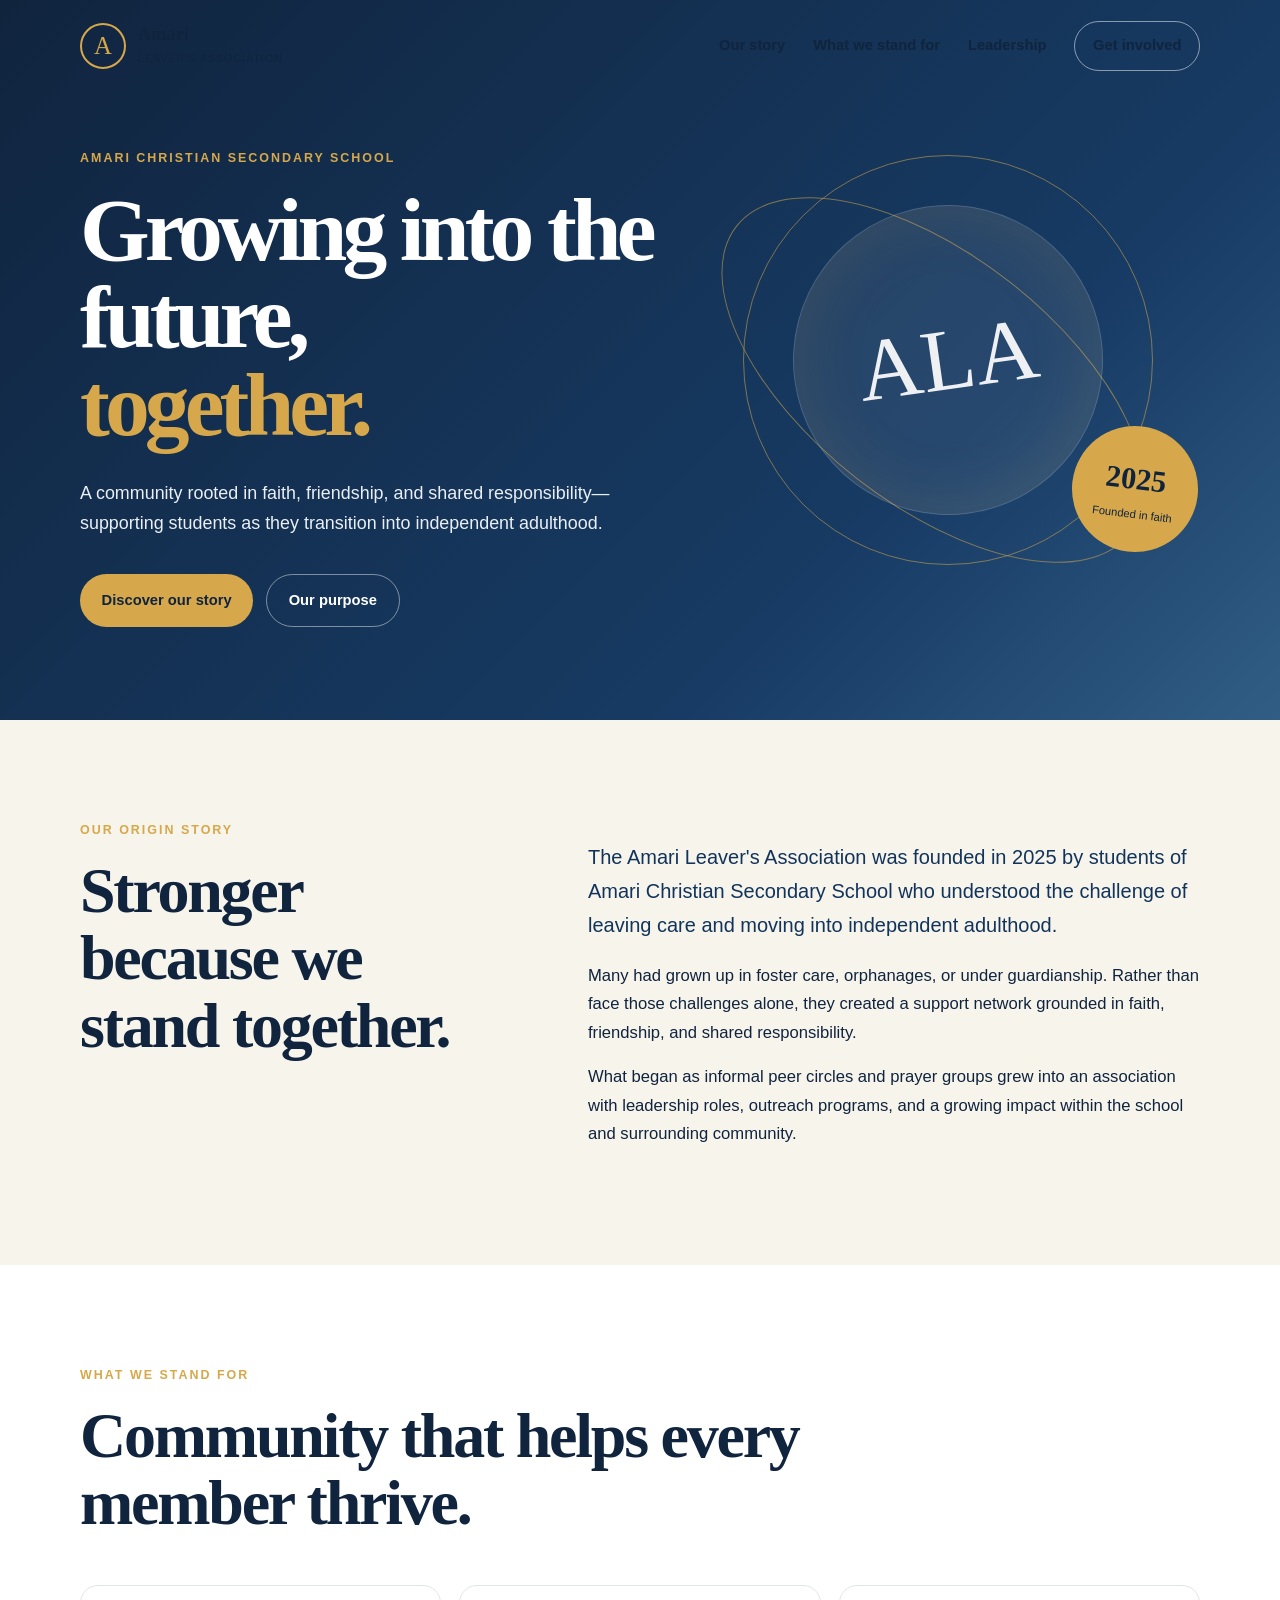
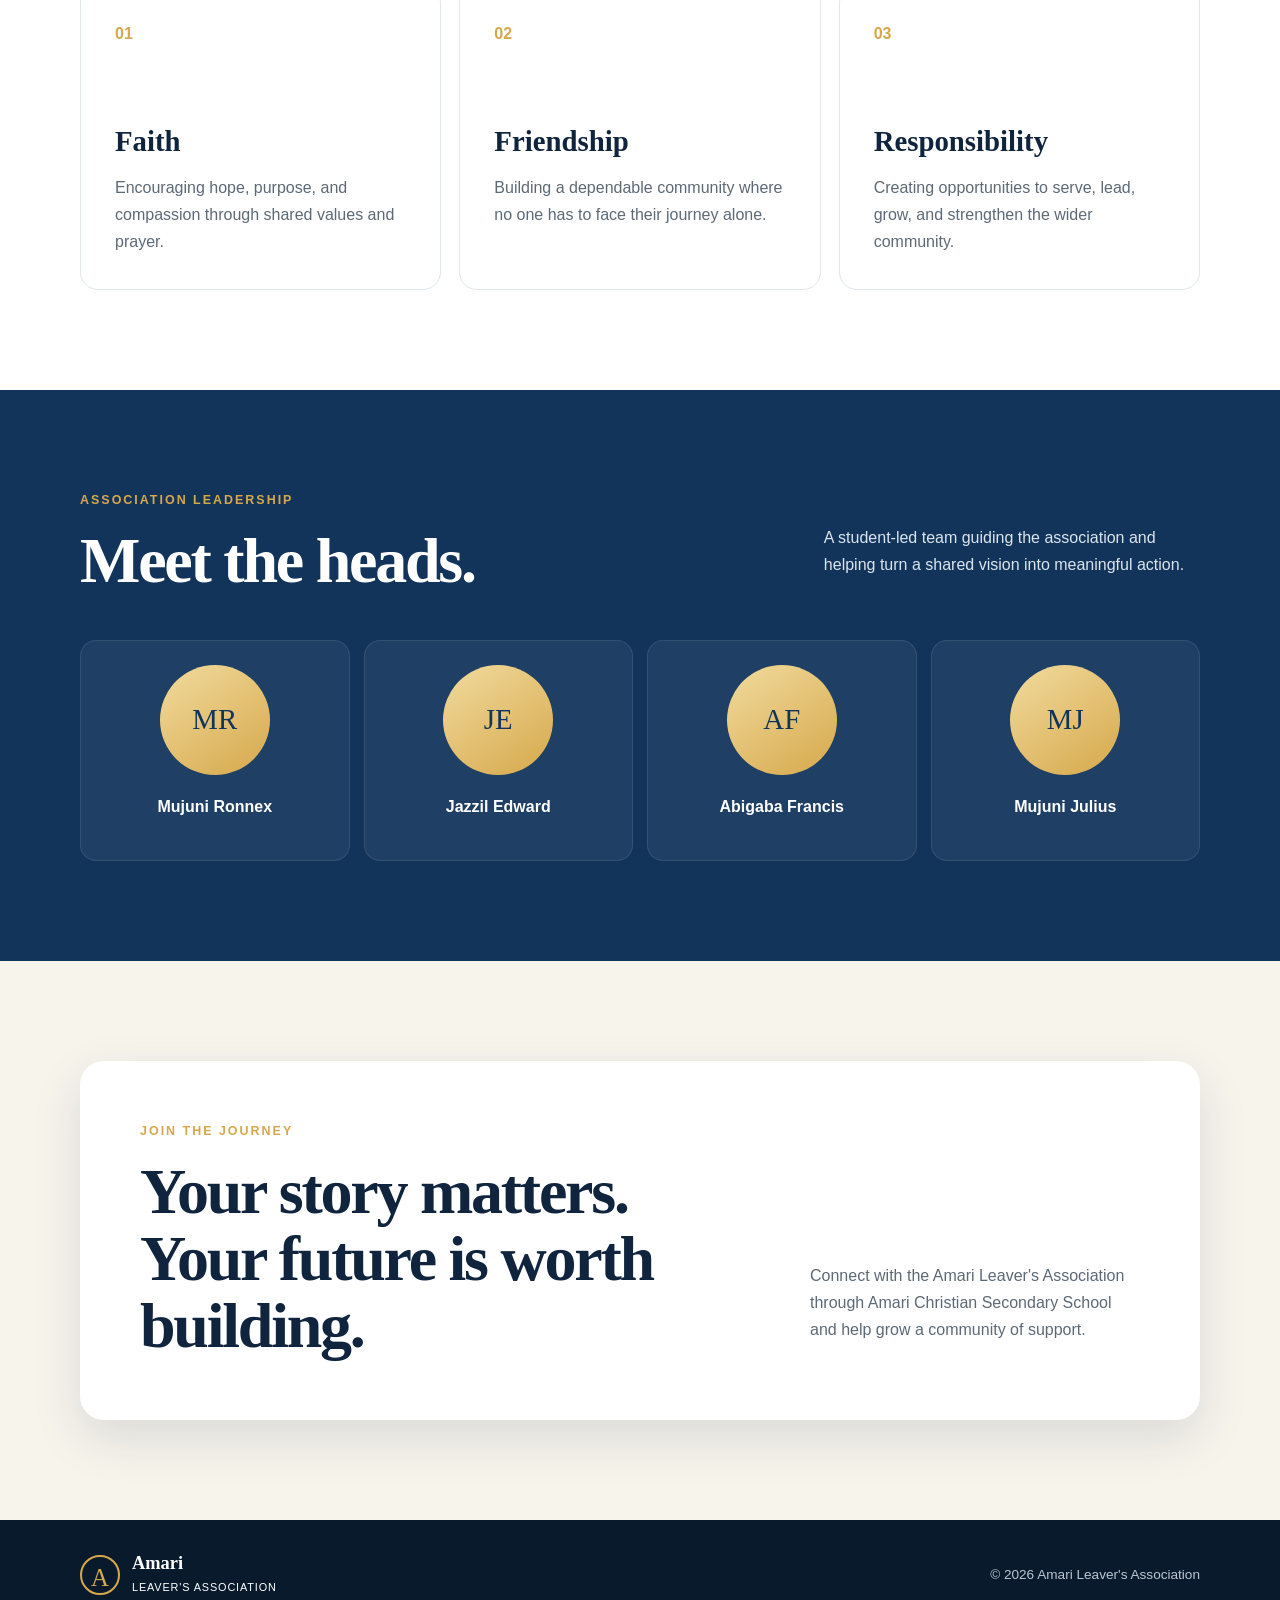
<file: index.html>
<!DOCTYPE html>
<html lang="en">
<head>
  <meta charset="UTF-8">
  <meta name="viewport" content="width=device-width, initial-scale=1.0">
  <meta name="description" content="The Amari Leaver's Association supports young people from Amari Christian Secondary School through friendship, faith, and shared responsibility.">
  <title>Amari Leaver's Association</title>
  <link rel="stylesheet" href="styles/style1.css">
</head>
<body>
  <a class="skip-link" href="#main-content">Skip to main content</a>
  <header class="site-header">
    <nav class="nav container" aria-label="Main navigation">
      <a class="brand" href="index.html" aria-label="Amari Leaver's Association home">
        <span class="brand-mark" aria-hidden="true">A</span>
        <span><strong>Amari</strong><small>Leaver's Association</small></span>
      </a>
      <div class="nav-links">
        <a href="#about">Our story</a>
        <a href="#mission">What we stand for</a>
        <a href="#leaders">Leadership</a>
        <a class="nav-cta" href="#join">Get involved</a>
      </div>
    </nav>
  </header>

  <main id="main-content">
    <section class="hero">
      <div class="container hero-grid">
        <div class="hero-copy">
          <p class="eyebrow">Amari Christian Secondary School</p>
          <h1>Growing into the future,<br><span>together.</span></h1>
          <p class="hero-text">A community rooted in faith, friendship, and shared responsibility—supporting students as they transition into independent adulthood.</p>
          <div class="hero-actions">
            <a class="button button-primary" href="#about">Discover our story</a>
            <a class="button button-secondary" href="#mission">Our purpose</a>
          </div>
        </div>
        <div class="hero-art" aria-label="Four interlocking circles representing community">
          <div class="orbit orbit-one"></div>
          <div class="orbit orbit-two"></div>
          <div class="hero-monogram">ALA</div>
          <div class="hero-badge"><strong>2025</strong><span>Founded in faith</span></div>
        </div>
      </div>
    </section>

    <section class="story section" id="about">
      <div class="container story-grid">
        <div>
          <p class="eyebrow">Our origin story</p>
          <h2>Stronger because we stand together.</h2>
        </div>
        <div class="story-copy">
          <p>The Amari Leaver's Association was founded in 2025 by students of Amari Christian Secondary School who understood the challenge of leaving care and moving into independent adulthood.</p>
          <p>Many had grown up in foster care, orphanages, or under guardianship. Rather than face those challenges alone, they created a support network grounded in faith, friendship, and shared responsibility.</p>
          <p>What began as informal peer circles and prayer groups grew into an association with leadership roles, outreach programs, and a growing impact within the school and surrounding community.</p>
        </div>
      </div>
    </section>

    <section class="mission section" id="mission">
      <div class="container">
        <div class="section-heading">
          <p class="eyebrow">What we stand for</p>
          <h2>Community that helps every member thrive.</h2>
        </div>
        <div class="cards">
          <article class="card">
            <span class="card-number">01</span>
            <h3>Faith</h3>
            <p>Encouraging hope, purpose, and compassion through shared values and prayer.</p>
          </article>
          <article class="card">
            <span class="card-number">02</span>
            <h3>Friendship</h3>
            <p>Building a dependable community where no one has to face their journey alone.</p>
          </article>
          <article class="card">
            <span class="card-number">03</span>
            <h3>Responsibility</h3>
            <p>Creating opportunities to serve, lead, grow, and strengthen the wider community.</p>
          </article>
        </div>
      </div>
    </section>

    <section class="leaders section" id="leaders">
      <div class="container">
        <div class="leaders-heading">
          <div>
            <p class="eyebrow">Association leadership</p>
            <h2>Meet the heads.</h2>
          </div>
          <p>A student-led team guiding the association and helping turn a shared vision into meaningful action.</p>
        </div>
        <div class="leader-grid">
          <article class="leader"><span class="avatar">MR</span><h3>Mujuni Ronnex</h3></article>
          <article class="leader"><span class="avatar">JE</span><h3>Jazzil Edward</h3></article>
          <article class="leader"><span class="avatar">AF</span><h3>Abigaba Francis</h3></article>
          <article class="leader"><span class="avatar">MJ</span><h3>Mujuni Julius</h3></article>
        </div>
      </div>
    </section>

    <section class="join section" id="join">
      <div class="container join-panel">
        <div>
          <p class="eyebrow">Join the journey</p>
          <h2>Your story matters. Your future is worth building.</h2>
        </div>
        <p>Connect with the Amari Leaver's Association through Amari Christian Secondary School and help grow a community of support.</p>
      </div>
    </section>
  </main>

  <footer class="footer">
    <div class="container footer-inner">
      <div class="brand footer-brand">
        <span class="brand-mark" aria-hidden="true">A</span>
        <span><strong>Amari</strong><small>Leaver's Association</small></span>
      </div>
      <p>&copy; <span id="year">2026</span> Amari Leaver's Association</p>
    </div>
  </footer>
  <script>document.getElementById('year').textContent = new Date().getFullYear();</script>
</body>
</html>
</file>
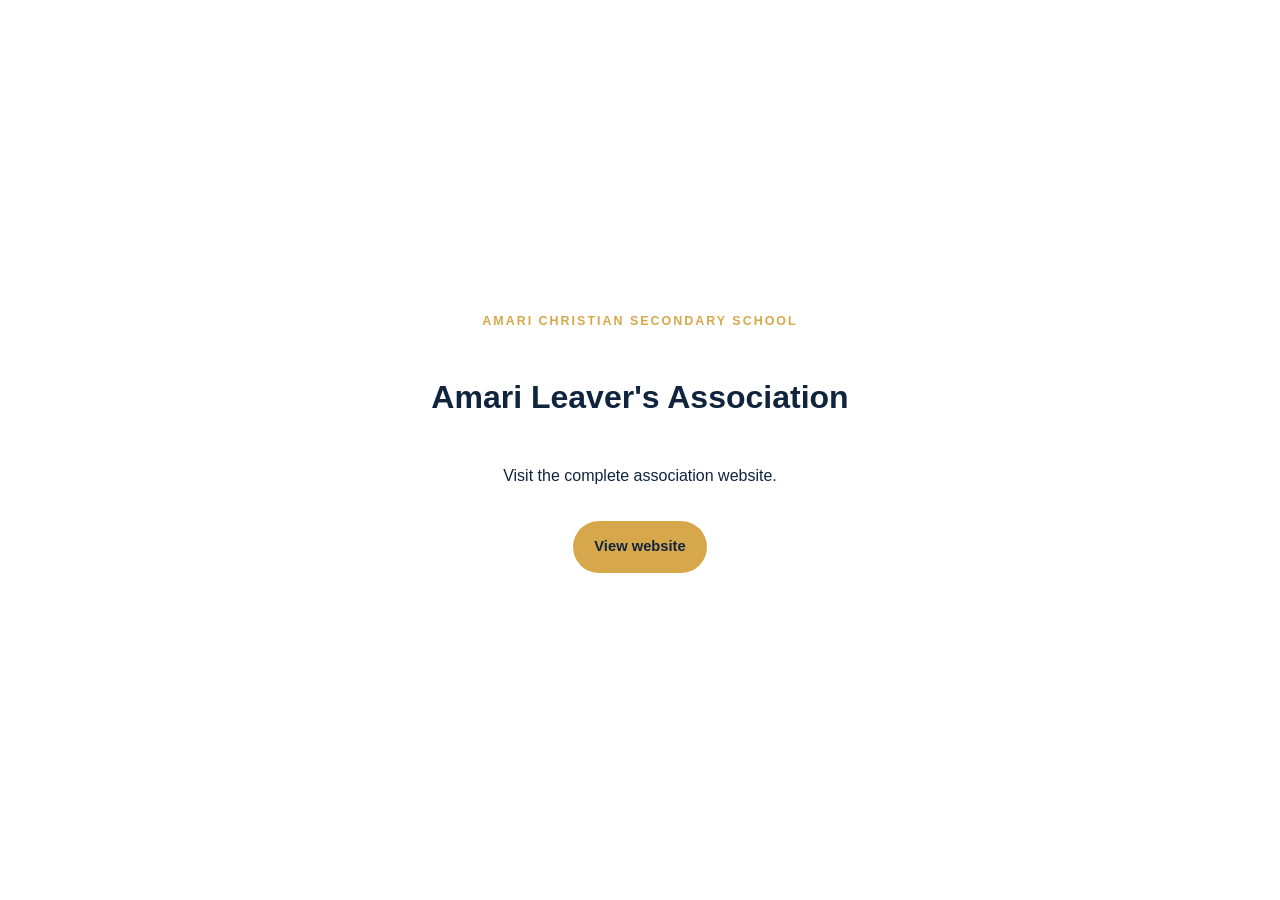
<file: default.html>
<!DOCTYPE html>
<html lang="en">
<head><meta charset="UTF-8"><meta name="viewport" content="width=device-width, initial-scale=1.0"><title>Amari Leaver's Association</title><link rel="stylesheet" href="styles/style1.css"></head>
<body><main class="container" style="min-height:100vh;display:grid;place-content:center;text-align:center"><p class="eyebrow">Amari Christian Secondary School</p><h1>Amari Leaver's Association</h1><p>Visit the complete association website.</p><p><a class="button button-primary" href="index.html">View website</a></p></main></body>
</html>
</file>
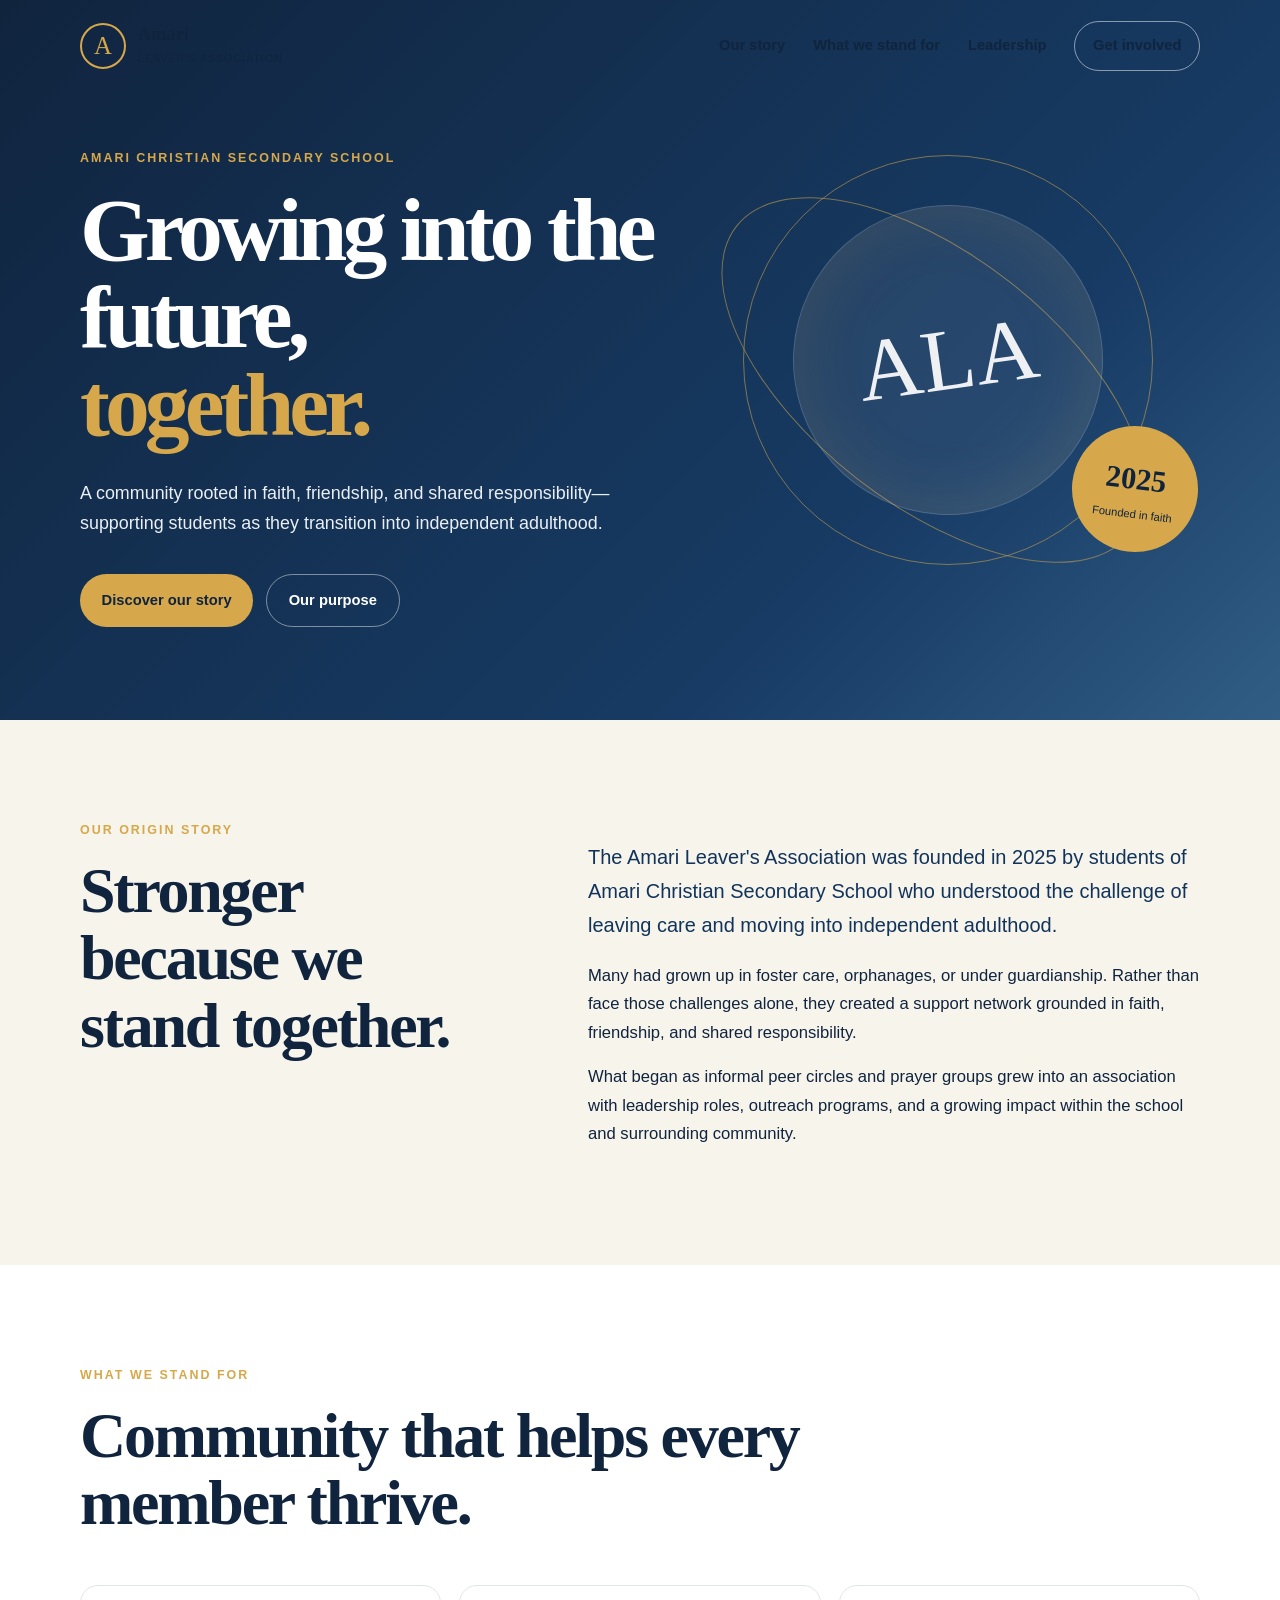
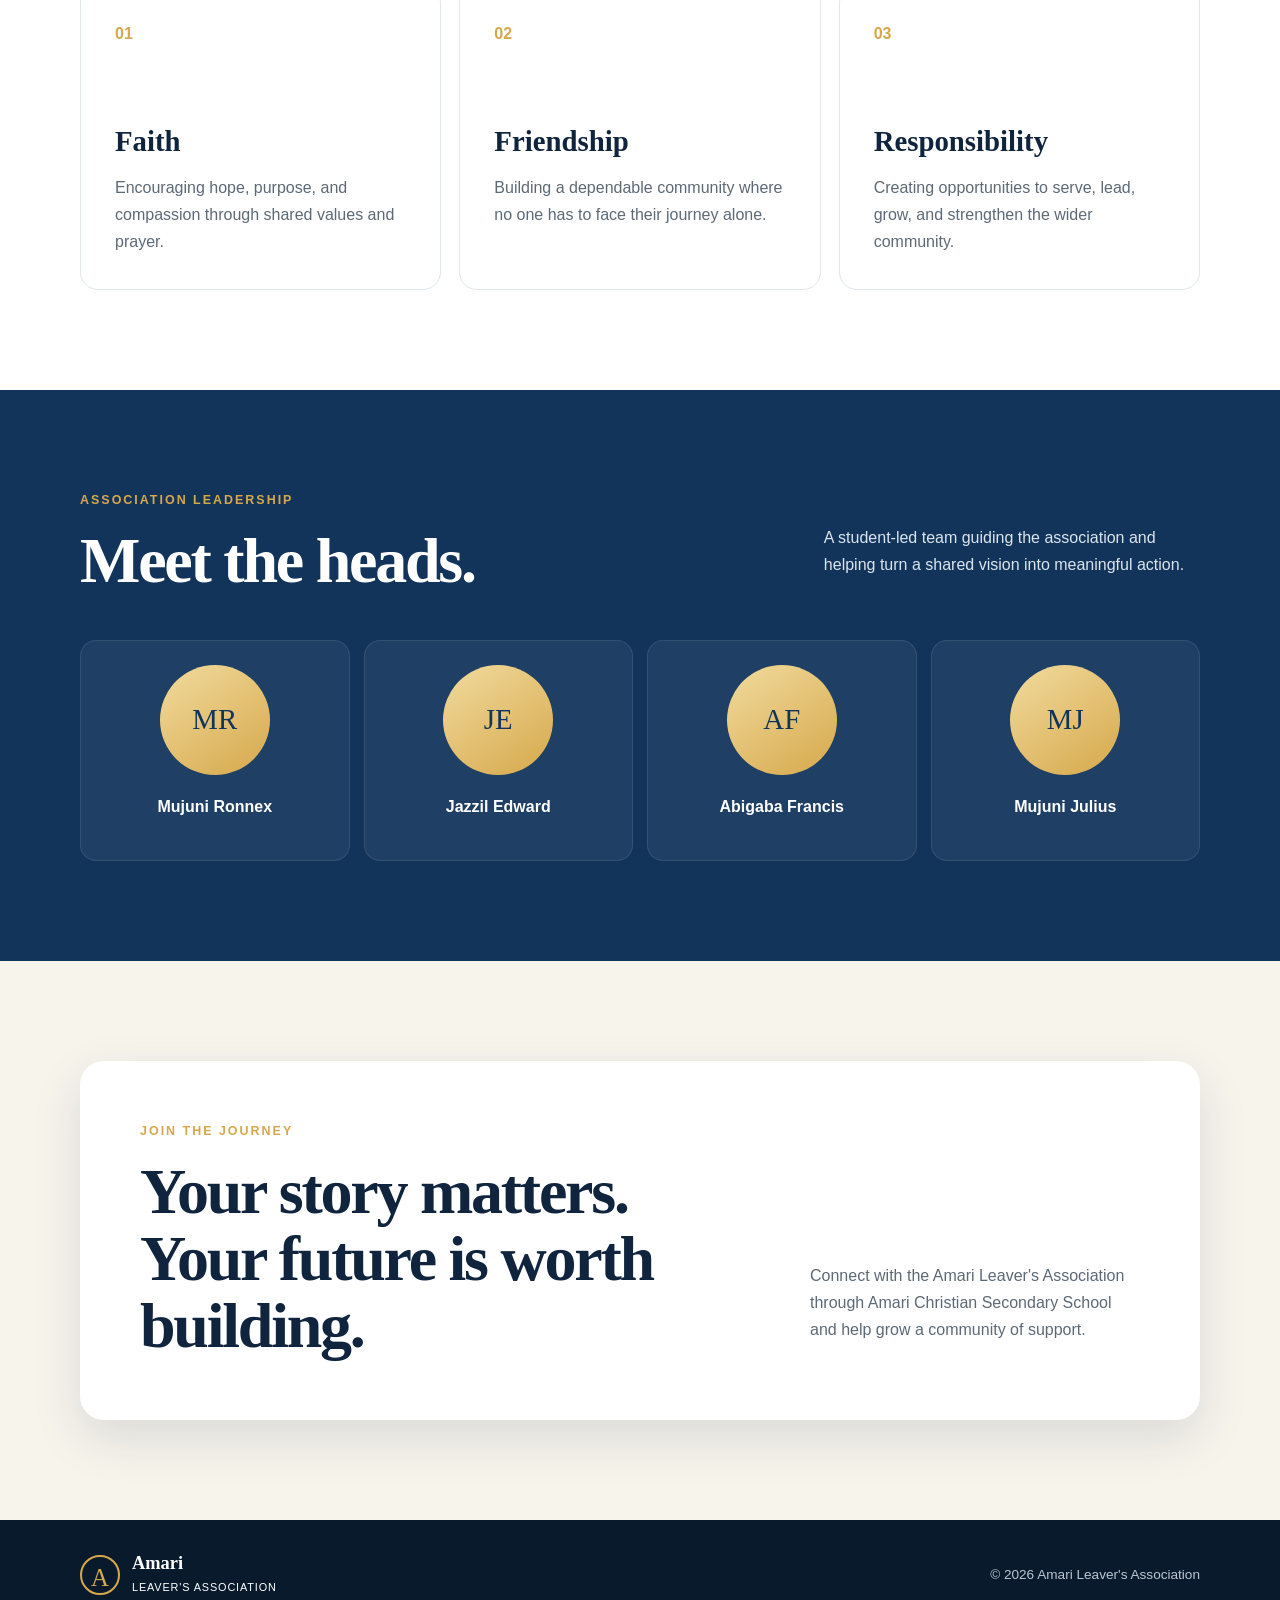
<file: home.html>
<!DOCTYPE html>
<html lang="en">
<head>
  <meta charset="UTF-8">
  <meta name="viewport" content="width=device-width, initial-scale=1.0">
  <meta name="description" content="The Amari Leaver's Association supports young people from Amari Christian Secondary School through friendship, faith, and shared responsibility.">
  <title>Amari Leaver's Association</title>
  <link rel="stylesheet" href="styles/style1.css">
</head>
<body>
  <a class="skip-link" href="#main-content">Skip to main content</a>
  <header class="site-header"><nav class="nav container" aria-label="Main navigation"><a class="brand" href="home.html" aria-label="Amari Leaver's Association home"><span class="brand-mark" aria-hidden="true">A</span><span><strong>Amari</strong><small>Leaver's Association</small></span></a><div class="nav-links"><a href="#about">Our story</a><a href="#mission">What we stand for</a><a href="#leaders">Leadership</a><a class="nav-cta" href="#join">Get involved</a></div></nav></header>
  <main id="main-content">
    <section class="hero"><div class="container hero-grid"><div class="hero-copy"><p class="eyebrow">Amari Christian Secondary School</p><h1>Growing into the future,<br><span>together.</span></h1><p class="hero-text">A community rooted in faith, friendship, and shared responsibility—supporting students as they transition into independent adulthood.</p><div class="hero-actions"><a class="button button-primary" href="#about">Discover our story</a><a class="button button-secondary" href="#mission">Our purpose</a></div></div><div class="hero-art" aria-label="Four interlocking circles representing community"><div class="orbit orbit-one"></div><div class="orbit orbit-two"></div><div class="hero-monogram">ALA</div><div class="hero-badge"><strong>2025</strong><span>Founded in faith</span></div></div></div></section>
    <section class="story section" id="about"><div class="container story-grid"><div><p class="eyebrow">Our origin story</p><h2>Stronger because we stand together.</h2></div><div class="story-copy"><p>The Amari Leaver's Association was founded in 2025 by students of Amari Christian Secondary School who understood the challenge of leaving care and moving into independent adulthood.</p><p>Many had grown up in foster care, orphanages, or under guardianship. Rather than face those challenges alone, they created a support network grounded in faith, friendship, and shared responsibility.</p><p>What began as informal peer circles and prayer groups grew into an association with leadership roles, outreach programs, and a growing impact within the school and surrounding community.</p></div></div></section>
    <section class="mission section" id="mission"><div class="container"><div class="section-heading"><p class="eyebrow">What we stand for</p><h2>Community that helps every member thrive.</h2></div><div class="cards"><article class="card"><span class="card-number">01</span><h3>Faith</h3><p>Encouraging hope, purpose, and compassion through shared values and prayer.</p></article><article class="card"><span class="card-number">02</span><h3>Friendship</h3><p>Building a dependable community where no one has to face their journey alone.</p></article><article class="card"><span class="card-number">03</span><h3>Responsibility</h3><p>Creating opportunities to serve, lead, grow, and strengthen the wider community.</p></article></div></div></section>
    <section class="leaders section" id="leaders"><div class="container"><div class="leaders-heading"><div><p class="eyebrow">Association leadership</p><h2>Meet the heads.</h2></div><p>A student-led team guiding the association and helping turn a shared vision into meaningful action.</p></div><div class="leader-grid"><article class="leader"><span class="avatar">MR</span><h3>Mujuni Ronnex</h3></article><article class="leader"><span class="avatar">JE</span><h3>Jazzil Edward</h3></article><article class="leader"><span class="avatar">AF</span><h3>Abigaba Francis</h3></article><article class="leader"><span class="avatar">MJ</span><h3>Mujuni Julius</h3></article></div></div></section>
    <section class="join section" id="join"><div class="container join-panel"><div><p class="eyebrow">Join the journey</p><h2>Your story matters. Your future is worth building.</h2></div><p>Connect with the Amari Leaver's Association through Amari Christian Secondary School and help grow a community of support.</p></div></section>
  </main>
  <footer class="footer"><div class="container footer-inner"><div class="brand footer-brand"><span class="brand-mark" aria-hidden="true">A</span><span><strong>Amari</strong><small>Leaver's Association</small></span></div><p>&copy; <span id="year">2026</span> Amari Leaver's Association</p></div></footer>
  <script>document.getElementById('year').textContent = new Date().getFullYear();</script>
</body></html>
</file>
<file: styles/style1.css>
:root{--ink:#10243e;--navy:#12345b;--gold:#d6a84b;--cream:#f7f4ec;--blue:#315d85;--line:#dfe5ea;--white:#fff;--shadow:0 18px 50px rgba(16,36,62,.12)}*{box-sizing:border-box}html{scroll-behavior:smooth}body{margin:0;color:var(--ink);font-family:Inter,Aptos,"Segoe UI",Arial,sans-serif;background:var(--white);line-height:1.7}a{color:inherit}.container{width:min(1120px,calc(100% - 40px));margin-inline:auto}.skip-link{position:absolute;left:-999px}.skip-link:focus{left:16px;top:16px;z-index:99;background:#fff;padding:.75rem 1rem}.site-header{position:absolute;z-index:10;top:0;width:100%}.nav{height:92px;display:flex;align-items:center;justify-content:space-between}.brand{display:flex;align-items:center;gap:.75rem;text-decoration:none}.brand-mark{display:grid;place-items:center;width:46px;height:46px;border:2px solid var(--gold);border-radius:50%;color:var(--gold);font-family:Georgia,serif;font-size:1.55rem}.brand strong,.brand small{display:block}.brand strong{font-family:Georgia,serif;font-size:1.15rem;line-height:1.1}.brand small{font-size:.68rem;margin-top:.28rem;letter-spacing:.08em;text-transform:uppercase}.nav-links{display:flex;align-items:center;gap:1.75rem}.nav-links a{text-decoration:none;font-size:.92rem;font-weight:700}.nav-links a:hover{color:var(--gold)}.nav-cta{border:1px solid rgba(255,255,255,.5);border-radius:999px;padding:.7rem 1.1rem}.hero{min-height:720px;background:linear-gradient(135deg,#10243e 0%,#173b64 70%,#315d85 100%);color:#fff;overflow:hidden}.hero-grid{min-height:720px;display:grid;grid-template-columns:1.1fr .9fr;align-items:center}.hero-copy{padding-top:55px}.eyebrow{margin:0 0 1rem;color:var(--gold);font-size:.78rem;font-weight:800;letter-spacing:.16em;text-transform:uppercase}.hero h1{margin:0;font-family:Georgia,"Times New Roman",serif;font-size:clamp(3.5rem,7vw,6.2rem);line-height:.98;letter-spacing:-.055em}.hero h1 span{color:var(--gold)}.hero-text{max-width:590px;margin:1.8rem 0 2.2rem;font-size:1.12rem;color:#e9eff5}.hero-actions{display:flex;gap:.8rem}.button{display:inline-flex;align-items:center;justify-content:center;min-height:52px;padding:.8rem 1.35rem;border-radius:999px;text-decoration:none;font-weight:800;font-size:.92rem}.button-primary{background:var(--gold);color:var(--ink)}.button-primary:hover{background:#edc973}.button-secondary{border:1px solid rgba(255,255,255,.45)}.hero-art{position:relative;height:500px}.hero-monogram{position:absolute;inset:50% auto auto 50%;transform:translate(-50%,-50%) rotate(-8deg);display:grid;place-items:center;width:310px;height:310px;border-radius:50%;background:rgba(255,255,255,.07);border:1px solid rgba(255,255,255,.17);font-family:Georgia,serif;font-size:5.5rem;color:rgba(255,255,255,.92);box-shadow:inset 0 0 70px rgba(214,168,75,.12)}.orbit{position:absolute;border:1px solid rgba(214,168,75,.55);border-radius:50%}.orbit-one{width:410px;height:410px;left:50%;top:50%;transform:translate(-50%,-50%)}.orbit-two{width:500px;height:250px;left:47%;top:54%;transform:translate(-50%,-50%) rotate(38deg)}.hero-badge{position:absolute;right:2px;bottom:58px;width:126px;height:126px;border-radius:50%;background:var(--gold);color:var(--ink);display:flex;flex-direction:column;align-items:center;justify-content:center;text-align:center;transform:rotate(7deg)}.hero-badge strong{font-family:Georgia,serif;font-size:1.9rem}.hero-badge span{font-size:.7rem;max-width:85px}.section{padding:100px 0}.story{background:var(--cream)}.story-grid{display:grid;grid-template-columns:.8fr 1.2fr;gap:100px}.story h2,.section-heading h2,.leaders-heading h2,.join h2{margin:0;font-family:Georgia,"Times New Roman",serif;font-size:clamp(2.4rem,5vw,4.2rem);line-height:1.05;letter-spacing:-.035em}.story-copy{font-size:1.04rem}.story-copy p:first-child{font-size:1.25rem;color:var(--navy)}.mission{background:#fff}.section-heading{max-width:730px}.cards{display:grid;grid-template-columns:repeat(3,1fr);gap:18px;margin-top:48px}.card{min-height:280px;padding:34px;border:1px solid var(--line);border-radius:18px;transition:.25s ease}.card:hover{transform:translateY(-6px);box-shadow:var(--shadow);border-color:transparent}.card-number{color:var(--gold);font-weight:800}.card h3{margin:70px 0 8px;font-family:Georgia,serif;font-size:1.8rem}.card p{margin:0;color:#5d6975}.leaders{background:var(--navy);color:#fff}.leaders-heading{display:grid;grid-template-columns:1fr .55fr;align-items:end;gap:60px}.leaders-heading>p{color:#dbe5ee}.leader-grid{display:grid;grid-template-columns:repeat(4,1fr);gap:14px;margin-top:45px}.leader{padding:24px 18px;background:rgba(255,255,255,.06);border:1px solid rgba(255,255,255,.09);border-radius:16px;text-align:center}.avatar{display:grid;place-items:center;width:110px;height:110px;margin:0 auto 18px;border-radius:50%;background:linear-gradient(145deg,#f1db9e,var(--gold));color:var(--navy);font-family:Georgia,serif;font-size:1.8rem}.leader h3{font-size:1rem}.join{background:var(--cream)}.join-panel{display:grid;grid-template-columns:1fr .55fr;align-items:end;gap:70px;padding:60px;border-radius:24px;background:#fff;box-shadow:var(--shadow)}.join-panel>p{color:#5d6975}.footer{background:#091a2d;color:#fff;padding:30px 0}.footer-inner{display:flex;align-items:center;justify-content:space-between}.footer-brand .brand-mark{width:40px;height:40px}.footer p{color:#bbc7d3;font-size:.85rem}@media(max-width:900px){.nav-links a:not(.nav-cta){display:none}.hero-grid{grid-template-columns:1fr}.hero-copy{padding-top:120px}.hero-art{position:absolute;right:-220px;bottom:-50px;width:520px;opacity:.35}.story-grid,.leaders-heading,.join-panel{grid-template-columns:1fr;gap:32px}.cards{grid-template-columns:1fr}.card{min-height:auto}.card h3{margin-top:35px}.leader-grid{grid-template-columns:repeat(2,1fr)}}@media(max-width:600px){.container{width:min(100% - 32px,1120px)}.nav{height:76px}.brand small{display:none}.nav-cta{padding:.55rem .8rem}.hero,.hero-grid{min-height:650px}.hero h1{font-size:3.25rem}.hero-text{font-size:1rem}.hero-actions{flex-direction:column;align-items:flex-start}.hero-art{right:-270px}.section{padding:72px 0}.story-grid{gap:28px}.story h2,.section-heading h2,.leaders-heading h2,.join h2{font-size:2.55rem}.cards{margin-top:32px}.leader-grid{grid-template-columns:1fr 1fr}.avatar{width:82px;height:82px;font-size:1.35rem}.join-panel{padding:36px 24px}.footer-inner{gap:20px}.footer-brand small{display:none}}@media(prefers-reduced-motion:reduce){html{scroll-behavior:auto}.card{transition:none}}
</file>
